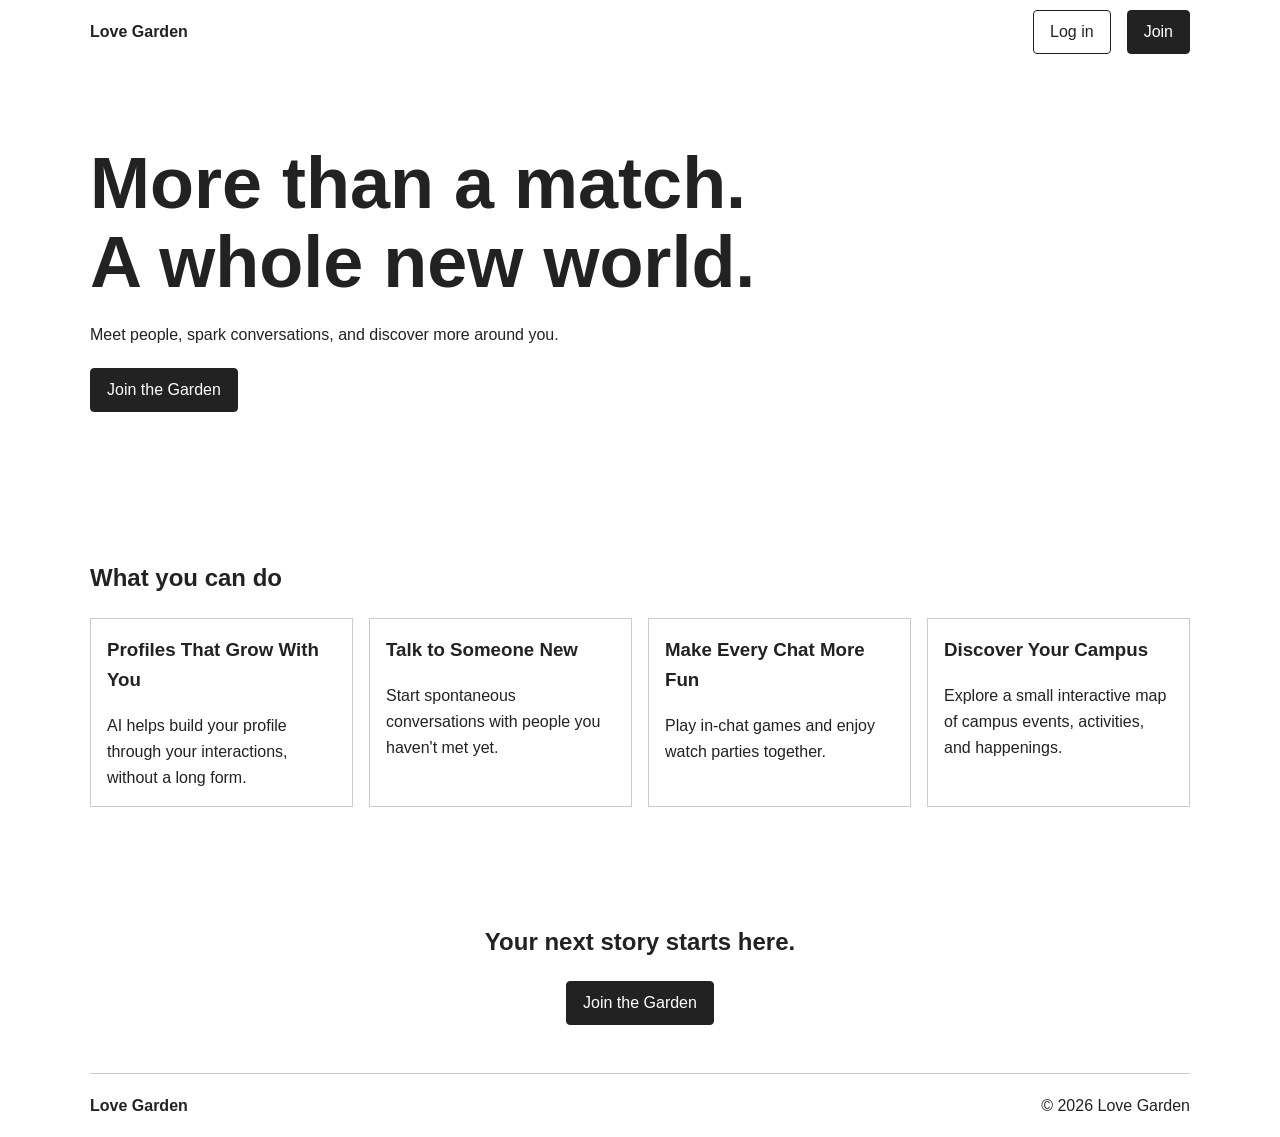
<file: frontend/index.html>
<!DOCTYPE html>
<html lang="en">
  <head>
    <meta charset="UTF-8">
    <meta name="viewport" content="width=device-width, initial-scale=1">
    <meta
      name="description"
      content="Meet people, spark conversations, and discover more around you with Love Garden."
    >
    <title>Love Garden</title>
    <link rel="stylesheet" href="css/style.css">
    <script src="js/main.js" defer></script>
  </head>
  <body>
    <header class="site-header">
      <nav class="site-navigation page-container" aria-label="Main navigation">
        <a class="site-name" href="#home">Love Garden</a>
        <div class="navigation-actions">
          <a class="login-button" href="./login">Log in</a>
          <a class="join-button" href="./login/?mode=signup">Join</a>
        </div>
      </nav>
    </header>

    <main>
      <section class="hero page-container" id="home" aria-labelledby="hero-title">
        <h1 id="hero-title">More than a match. A whole new world.</h1>
        <p class="hero-description">
          Meet people, spark conversations, and discover more around you.
        </p>
        <a class="join-button" href="./login/?mode=signup">Join the Garden</a>
      </section>

      <section class="features page-container" id="features" aria-labelledby="features-title">
        <h2 id="features-title">What you can do</h2>
        <div class="feature-list">
          <article class="feature-card">
            <h3>Profiles That Grow With You</h3>
            <p>AI helps build your profile through your interactions, without a long form.</p>
          </article>
          <article class="feature-card">
            <h3>Talk to Someone New</h3>
            <p>Start spontaneous conversations with people you haven't met yet.</p>
          </article>
          <article class="feature-card">
            <h3>Make Every Chat More Fun</h3>
            <p>Play in-chat games and enjoy watch parties together.</p>
          </article>
          <article class="feature-card">
            <h3>Discover Your Campus</h3>
            <p>Explore a small interactive map of campus events, activities, and happenings.</p>
          </article>
        </div>
      </section>

      <section class="closing-call-to-action page-container" aria-labelledby="closing-title">
        <h2 id="closing-title">Your next story starts here.</h2>
        <a class="join-button" href="./login/?mode=signup">Join the Garden</a>
      </section>
    </main>

    <footer class="site-footer page-container">
      <a class="site-name" href="#home">Love Garden</a>
      <p>&copy; <span id="current-year">2026</span> Love Garden</p>
    </footer>
  </body>
</html>
</file>
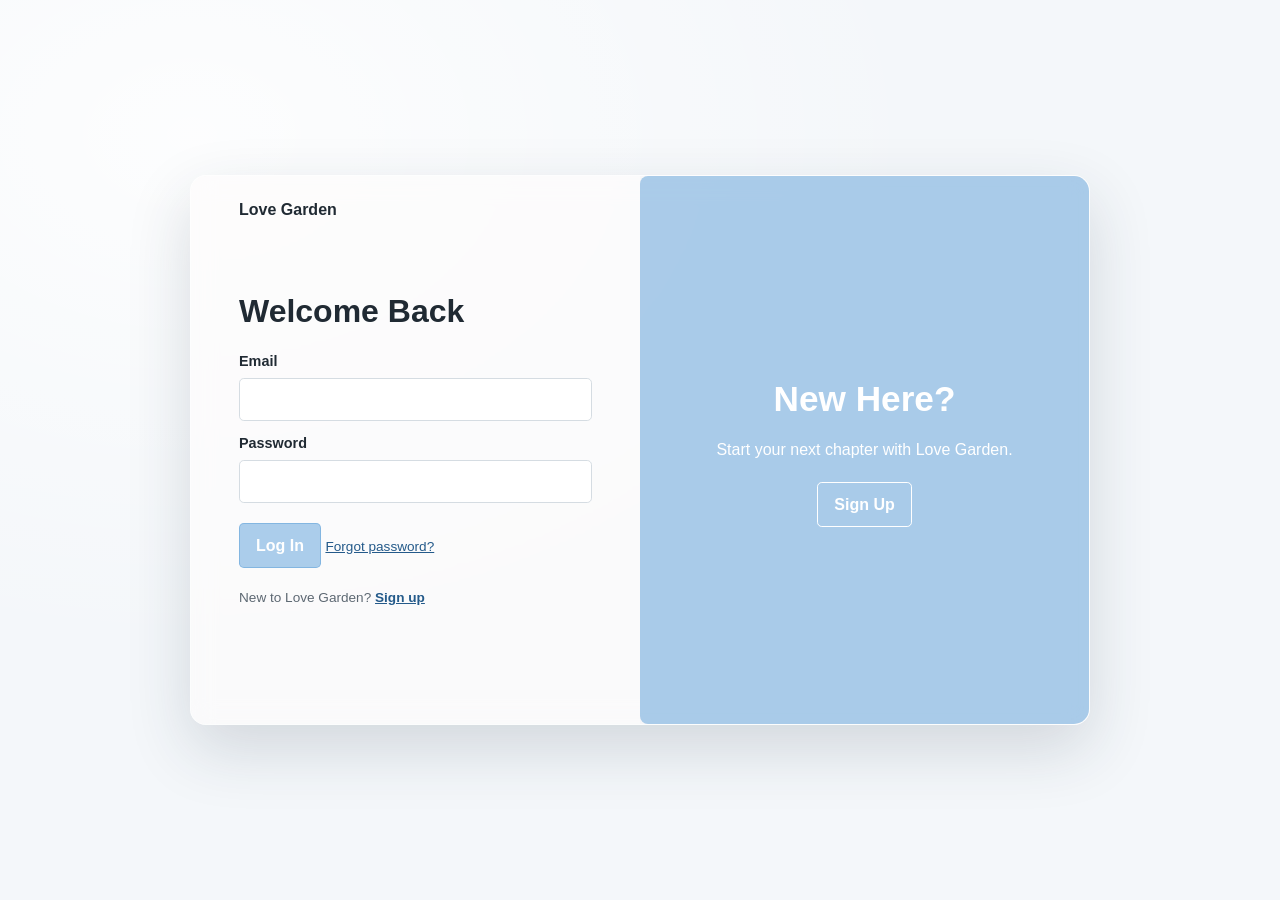
<file: frontend/login/index.html>
<!DOCTYPE html>
<html lang="en">
  <head>
    <meta charset="UTF-8">
    <meta name="viewport" content="width=device-width, initial-scale=1">
    <meta
      name="description"
      content="Log in or sign up for Love Garden."
    >
    <title>Log in or Sign Up — Love Garden</title>
    <link rel="stylesheet" href="../css/auth.css">
    <script src="../js/auth.js" defer></script>
  </head>
  <body>
    <main class="auth-page">
      <section class="auth-card" id="auth-card" aria-label="Love Garden account">
        <div class="form-panel">
          <a class="auth-brand" href="/">Love Garden</a>

          <form class="auth-form" id="login-form">
            <h1>Welcome Back</h1>
            <label for="login-email">Email</label>
            <input id="login-email" name="email" type="email" autocomplete="email" required>
            <label for="login-password">Password</label>
            <input
              id="login-password"
              name="password"
              type="password"
              autocomplete="current-password"
              required
            >
            <button class="form-submit" type="submit">Log In</button>
            <a class="form-link" href="#" data-placeholder-link>Forgot password?</a>
            <p class="form-alternative">
              New to Love Garden?
              <button class="text-button" type="button" data-switch-state="signup">Sign up</button>
            </p>
            <p class="form-status" role="status" aria-live="polite" hidden></p>
          </form>

          <form class="auth-form" id="signup-form" hidden>
            <h1>Create Your Account</h1>
            <label for="signup-name">Full name</label>
            <input id="signup-name" name="name" type="text" autocomplete="name" required>
            <label for="signup-email">Email</label>
            <input id="signup-email" name="email" type="email" autocomplete="email" required>
            <label for="signup-password">Password</label>
            <input
              id="signup-password"
              name="password"
              type="password"
              autocomplete="new-password"
              minlength="8"
              required
            >
            <label for="signup-confirm-password">Confirm password</label>
            <input
              id="signup-confirm-password"
              name="confirm-password"
              type="password"
              autocomplete="new-password"
              minlength="8"
              required
            >
            <button class="form-submit" type="submit">Sign Up</button>
            <p class="form-status" role="status" aria-live="polite" hidden></p>
          </form>
        </div>

        <aside class="welcome-panel" aria-label="Welcome">
          <div class="welcome-content" id="welcome-login">
            <h2>New Here?</h2>
            <p>Start your next chapter with Love Garden.</p>
            <button class="welcome-button" type="button" data-switch-state="signup">
              Sign Up
            </button>
          </div>
          <div class="welcome-content" id="welcome-signup" hidden>
            <h2>Been Here Before?</h2>
            <p>Welcome back to your Garden.</p>
            <button class="welcome-button" type="button" data-switch-state="login">
              Log In
            </button>
          </div>
        </aside>
      </section>
    </main>
  </body>
</html>
</file>
<file: frontend/css/style.css>
* {
  box-sizing: border-box;
}

body {
  margin: 0;
  color: #222;
  font-family: Arial, sans-serif;
  line-height: 1.6;
}

a {
  color: inherit;
}

button {
  font: inherit;
  cursor: pointer;
}

.login-button,
.join-button {
  display: inline-block;
  padding: 0.5rem 1rem;
  border: 1px solid #222;
  border-radius: 0.25rem;
  color: inherit;
  font: inherit;
  text-decoration: none;
}

.join-button {
  background: #222;
  color: #fff;
}

.page-container {
  width: min(100% - 2rem, 1100px);
  margin-inline: auto;
}

.site-navigation,
.navigation-actions,
.site-footer {
  display: flex;
  align-items: center;
  justify-content: space-between;
  gap: 1rem;
}

.site-navigation {
  min-height: 4rem;
}

.site-name {
  font-weight: 700;
  text-decoration: none;
}

.navigation-actions {
  justify-content: flex-end;
}

.hero {
  padding-block: 5rem;
}

.hero h1 {
  max-width: 18ch;
  margin: 0;
  font-size: clamp(2.5rem, 7vw, 4.5rem);
  line-height: 1.1;
}

.hero-description {
  max-width: 38rem;
  margin-block: 1.25rem;
}

.features,
.closing-call-to-action {
  padding-block: 3rem;
}

.feature-list {
  display: grid;
  grid-template-columns: repeat(4, minmax(0, 1fr));
  gap: 1rem;
}

.feature-card {
  padding: 1rem;
  border: 1px solid #ccc;
}

.feature-card h3 {
  margin-top: 0;
}

.feature-card p {
  margin-bottom: 0;
}

.closing-call-to-action {
  text-align: center;
}

.site-footer {
  min-height: 4rem;
  border-top: 1px solid #ccc;
}

.site-footer p {
  margin-block: 0.5rem;
}

@media (max-width: 800px) {
  .feature-list {
    grid-template-columns: repeat(2, minmax(0, 1fr));
  }
}

@media (max-width: 520px) {
  .hero {
    padding-block: 3rem;
  }

  .feature-list {
    grid-template-columns: 1fr;
  }

  .site-footer {
    align-items: flex-start;
    flex-direction: column;
    justify-content: center;
    padding-block: 1rem;
  }
}
</file>
<file: frontend/css/auth.css>
:root {
  color-scheme: light;
  --color-page: hsla(207, 35%, 94%, 0.495);
  --color-surface: rgba(248, 244, 244, 0.356);
  --color-form: #ffffff72;
  --color-blue: #5d9fd980;
  --color-blue-dark: #245a8a;
  --color-text: #202a33;
  --color-muted: #5d6872;
  --color-border: #d5dce2;
  --space-card: clamp(1.25rem, 4vw, 3rem);
  --card-width: 900px;
  --card-radius: 1rem;
  --transition-panel: 600ms;
}

* {
  box-sizing: border-box;
}

body {
  min-width: 320px;
  min-height: 100vh;
  margin: 0;
  color: var(--color-text);
  font-family: Arial, sans-serif;
  line-height: 1.5;
  background:
    radial-gradient(ellipse at 15% 15%, rgba(255, 255, 255, 0.8), transparent 48%),
    var(--color-page);
}

button,
input {
  font: inherit;
}

button,
a,
input {
  -webkit-tap-highlight-color: transparent;
}

button:focus-visible,
a:focus-visible,
input:focus-visible {
  outline: 3px solid #f1c75b;
  outline-offset: 3px;
}

.auth-page {
  display: grid;
  min-height: 100vh;
  place-items: center;
  padding: 1.5rem;
}

.auth-card {
  position: relative;
  width: min(100%, var(--card-width));
  min-height: 550px;
  overflow: hidden;
  border: 1px solid rgba(255, 255, 255, 0.7);
  border-radius: var(--card-radius);
  background: var(--color-surface);
  box-shadow: 0 1.5rem 4rem rgba(31, 52, 71, 0.16);
  backdrop-filter: blur(12px);
}

.form-panel {
  position: absolute;
  inset: 0 auto 0 0;
  display: flex;
  width: 50%;
  flex-direction: column;
  justify-content: center;
  padding: var(--space-card);
  background: var(--color-form);
}

.auth-brand {
  position: absolute;
  top: 1.4rem;
  left: var(--space-card);
  color: var(--color-text);
  font-weight: 700;
  text-decoration: none;
}

.auth-form h1 {
  margin: 0 0 1.3rem;
  font-size: clamp(1.5rem, 3vw, 2rem);
  line-height: 1.2;
}

.auth-form label {
  display: block;
  margin-top: 0.75rem;
  font-size: 0.9rem;
  font-weight: 600;
}

.auth-form input {
  width: 100%;
  min-width: 0;
  min-height: 2.7rem;
  margin-top: 0.3rem;
  padding: 0.55rem 0.65rem;
  border: 1px solid var(--color-border);
  border-radius: 0.3rem;
  background: #fff;
  color: var(--color-text);
}

.form-submit,
.welcome-button {
  min-height: 2.8rem;
  margin-top: 1.25rem;
  padding: 0.6rem 1rem;
  border: 1px solid var(--color-blue);
  border-radius: 0.3rem;
  background: var(--color-blue);
  color: #fff;
  font-weight: 700;
  cursor: pointer;
}

.form-submit:hover,
.welcome-button:hover {
  background: var(--color-blue-dark);
}

.form-link {
  align-self: flex-start;
  margin-top: 0.75rem;
  color: var(--color-blue-dark);
  font-size: 0.85rem;
}

.form-alternative {
  margin: 1.2rem 0 0;
  color: var(--color-muted);
  font-size: 0.85rem;
}

.text-button {
  padding: 0;
  border: 0;
  background: transparent;
  color: var(--color-blue-dark);
  font: inherit;
  font-weight: 700;
  text-decoration: underline;
  cursor: pointer;
}

.form-status {
  margin: 0.8rem 0 0;
  color: var(--color-muted);
  font-size: 0.8rem;
}

.welcome-panel {
  position: absolute;
  border-radius: 0.5em;
  inset: 0 auto 0 50%;
  z-index: 1;
  display: grid;
  width: 50%;
  place-items: center;
  padding: 1.5rem;
  overflow: hidden;
  background: var(--color-blue);
  color: #fff;
  text-align: center;
}

.welcome-content {
  width: 100%;
  max-width: 19rem;
}

.welcome-content h2 {
  margin: 0;
  font-size: clamp(1.6rem, 3vw, 2.2rem);
}

.welcome-content p {
  margin: 0.8rem 0 0;
}

.welcome-button {
  border-color: #fff;
  background: transparent;
}

.welcome-button:hover {
  background: rgba(255, 255, 255, 0.14);
}

.auth-card.is-signup .form-panel {
  left: 50%;
}

.auth-card.is-signup .welcome-panel {
  left: 0;
}

.auth-card.is-ready .form-panel,
.auth-card.is-ready .welcome-panel {
  transition:
    left var(--transition-panel) ease,
    width var(--transition-panel) ease;
}

.auth-card.is-expanding .welcome-panel {
  left: 0;
  width: 100%;
}

.auth-card.is-ready .welcome-content {
  transition:
    transform 350ms ease,
    opacity 350ms ease;
}

.auth-card.is-expanding .welcome-content {
  transform: translateX(-120%);
  opacity: 0;
}

.auth-form[hidden],
.welcome-content[hidden] {
  display: none;
}

@media (max-width: 620px) {
  :root {
    --space-card: 1rem;
  }

  .auth-page {
    padding: 0.5rem;
  }

  .auth-card {
     min-height: 550px;
  }

  .form-panel {
    top: 0;
    left: 0;
    width: 100%;
    height: 67%;
    justify-content: flex-start;
    overflow-y: auto;
    padding: 3.5rem 0.85rem 1rem;
  }

  .welcome-panel {
    top: 67%;
    left: 0;
    width: 100%;
    height: 33%;
    padding: 1rem 0.85rem;
  }

  .auth-card.is-signup .form-panel {
    top: 33%;
    left: 0;
  }

  .auth-card.is-signup .welcome-panel {
    top: 0;
    bottom: auto;
    left: 0;
  }

  .auth-card.is-ready .form-panel,
  .auth-card.is-ready .welcome-panel {
    transition:
      top var(--transition-panel) ease,
      height var(--transition-panel) ease;
  }

  .auth-card.is-expanding .welcome-panel {
    top: 0;
    bottom: auto;
    left: 0;
    width: 100%;
    height: 100%;
  }

  .auth-card.is-expanding .welcome-content {
    transform: translateY(-120%);
  }

  .auth-brand {
    top: 1rem;
  }

  .auth-form h1 {
    font-size: clamp(1.3rem, 6vw, 1.7rem);
  }

  .auth-form label,
  .auth-form input,
  .form-submit,
  .form-link,
  .form-alternative,
  .welcome-content p,
  .welcome-button {
    font-size: 0.82rem;
  }

  .welcome-content h2 {
    font-size: 1.35rem;
  }
}

@media (prefers-reduced-motion: reduce) {
  :root {
    --transition-panel: 0ms;
  }

  .auth-card.is-ready .welcome-content {
    transition-duration: 0ms;
  }
}
</file>
